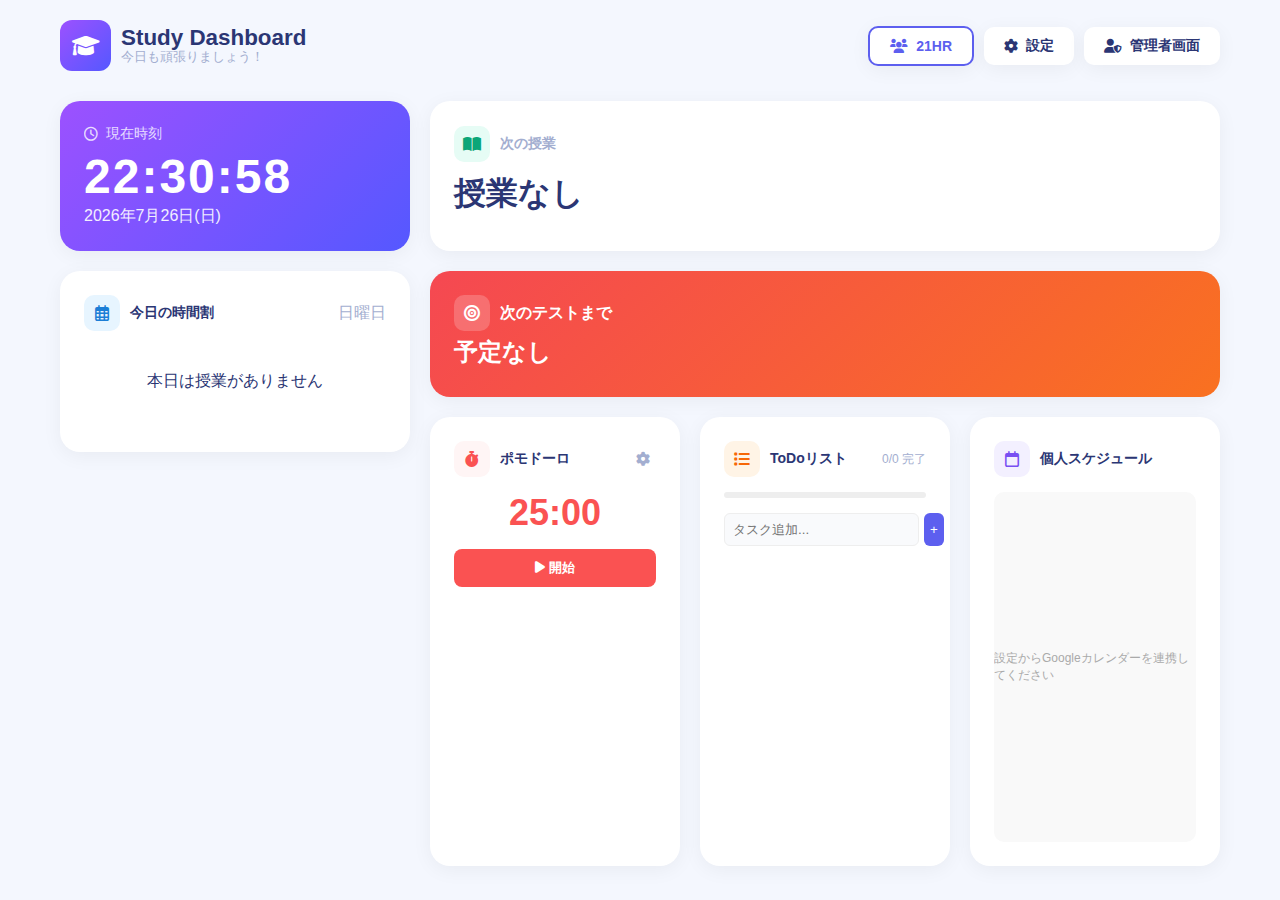
<file: index.html>
<!DOCTYPE html>
<html lang="ja">
<head>
    <meta charset="UTF-8">
    <meta name="viewport" content="width=device-width, initial-scale=1.0">
    <title>Study Dashboard</title>
    <link rel="stylesheet" href="style.css">
    <link rel="stylesheet" href="https://cdnjs.cloudflare.com/ajax/libs/font-awesome/6.0.0/css/all.min.css">
</head>
<body>
    <div class="container">
<header class="header">
    <div class="logo-area">
        <div class="logo-icon"><i class="fas fa-graduation-cap"></i></div>
        <div>
            <h2 style="margin:0; font-size:1.4em;">Study Dashboard</h2>
            <small id="greeting-message" style="color:var(--text-sub); display:block; margin-top:-3px;">今日も頑張りましょう！</small>
        </div>
    </div>
    <div class="nav-group">
        <div class="nav-btn class-display" id="userClassDisplay">
            <i class="fas fa-users"></i> <span>読込中...</span>
        </div>
        <a href="settings.html" class="nav-btn"><i class="fas fa-cog"></i> 設定</a>
        <a href="admin.html" class="nav-btn"><i class="fas fa-user-shield"></i> 管理者画面</a>
    </div>
</header>

        <div class="dashboard-grid">
            <div class="card clock-card">
                <div class="clock-header"><i class="far fa-clock"></i> 現在時刻</div>
                <div class="time-display" id="clockTime">--:--:--</div>
                <div class="date-display" id="clockDate">----/--/--</div>
            </div>

            <div class="card next-class-card">
                <div class="badge">
                    <div class="icon-box theme-green"><i class="fas fa-book-open"></i></div>
                    次の授業
                </div>
                <div class="subject-large" id="nextClassSubject">読み込み中...</div>
                <div style="color:var(--text-sub); font-size:14px;" id="nextClassTime">--:--</div>
            </div>

            <div class="card schedule-card">
                <div class="card-header-flex">
                    <div class="card-title">
                        <div class="icon-box theme-blue"><i class="far fa-calendar-alt"></i></div>
                        今日の時間割
                    </div>
                    <span id="scheduleDay" style="color:var(--text-sub)">-曜日</span>
                </div>
                <ul class="schedule-list" id="scheduleList"></ul>
            </div>

            <div class="card test-card">
                <div class="test-info">
                    <div style="display:flex; align-items:center; margin-bottom:5px;">
                        <div class="icon-box" style="background:rgba(255,255,255,0.2); color:white;"><i class="fas fa-bullseye"></i></div>
                        <span style="font-weight:bold;">次のテストまで</span>
                    </div>
                    <h2 style="margin:5px 0;" id="testName">予定なし</h2>
                </div>
                <div class="countdown-timer" id="testTimer"></div>
            </div>

            <div class="tools-area">
                <div class="card">
                    <div class="card-header-flex">
                        <div class="card-title">
                            <div class="icon-box theme-red"><i class="fas fa-stopwatch"></i></div>
                            ポモドーロ
                        </div>
                        <button class="icon-btn" onclick="openPomoModal()"><i class="fas fa-cog"></i></button>
                    </div>
                    <div class="timer-display" id="pomoTimer">25:00</div>
                    <button class="pomo-btn" id="pomoBtn"><i class="fas fa-play"></i> 開始</button>
                </div>

                <div class="card">
                    <div class="card-header-flex">
                        <div class="card-title">
                            <div class="icon-box theme-orange"><i class="fas fa-list"></i></div>
                            ToDoリスト
                        </div>
                        <span id="todoCount" style="font-size:12px; color:var(--text-sub);">0/0</span>
                    </div>
                    <div class="todo-progress-container">
                        <div class="todo-progress-bar" id="todoProgressBar"></div>
                    </div>
                    <div class="todo-input-group">
                        <input type="text" class="todo-input" id="newTodo" placeholder="タスク追加...">
                        <button class="add-btn" id="addTodoBtn">+</button>
                    </div>
                    <ul class="todo-list" id="todoList"></ul>
                </div>

                <div class="card">
                    <div class="card-header-flex">
                        <div class="card-title">
                            <div class="icon-box theme-purple"><i class="far fa-calendar"></i></div>
                            個人スケジュール
                        </div>
                    </div>
                    <div id="calendarArea">
                        <p style="font-size:12px; color:#aaa;">設定からGoogleカレンダーを連携してください</p>
                    </div>
                </div>
            </div>
        </div>
    </div>

    <div id="pomoModal" class="modal">
        <div class="modal-content">
            <h3>タイマー設定</h3>
            <p style="font-size:14px; color:#666;">集中する時間を設定してください（分）</p>
            <input type="number" id="pomoDurationInput" class="form-control" value="25" min="1" max="60">
            <div style="display:flex; gap:10px; margin-top:15px;">
                <button class="btn-primary" onclick="savePomoSetting()">保存</button>
                <button class="btn-primary" onclick="closePomoModal()" style="background:#ccc;">キャンセル</button>
            </div>
        </div>
    </div>

    <script src="script.js"></script>
    <script>
        document.addEventListener('DOMContentLoaded', () => {
            initClock();
            loadGlobalData().then(() => {
                renderHome();
            });
            initPomodoro();
            initTodo();
            renderCalendar();
        });
    </script>
</body>
</html>
</file>
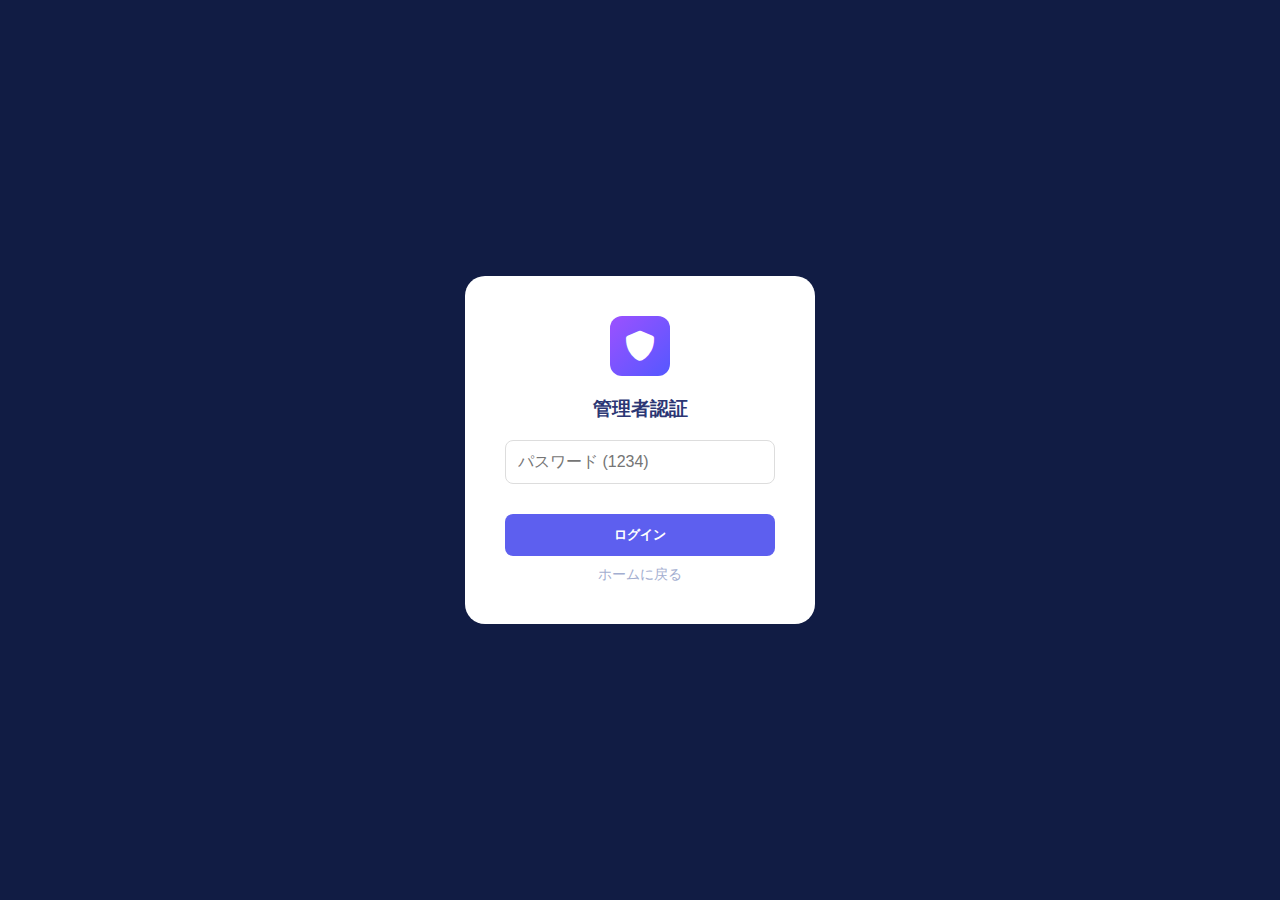
<file: admin.html>
<!DOCTYPE html>
<html lang="ja">
<head>
    <meta charset="UTF-8">
    <meta name="viewport" content="width=device-width, initial-scale=1.0">
    <title>管理者設定</title>
    <link rel="icon" href="favicon.png?v=2">
    <link rel="apple-touch-icon" href="favicon.png?v=2">
    <link rel="stylesheet" href="style.css">
    <link rel="stylesheet" href="https://cdnjs.cloudflare.com/ajax/libs/font-awesome/6.0.0/css/all.min.css">
</head>
<body>
    <div id="loginOverlay" class="admin-login-wrapper">
        <div class="login-box">
            <div class="logo-icon" style="margin:0 auto 20px auto; width:60px; height:60px; font-size:30px;">
                <i class="fas fa-shield-alt"></i>
            </div>
            <h3>管理者認証</h3>
            <div class="form-group" style="text-align:left; margin-bottom:20px;">
                <input type="password" id="adminPass" class="form-control" placeholder="パスワード (1234)">
            </div>
            <button class="btn-primary" onclick="checkLogin()">ログイン</button>
            <a href="index.html" class="btn-secondary">ホームに戻る</a>
        </div>
    </div>

    <div id="adminPanel" class="container" style="display:none;">
        <header class="header">
            <a href="index.html" class="nav-btn"><i class="fas fa-arrow-left"></i> 生徒画面へ戻る</a>
            <h2>管理者設定</h2>
            <button class="nav-btn" onclick="location.reload()">ログアウト</button>
        </header>

        <div class="card" style="margin-bottom:20px; border:2px solid var(--primary);">
            <div style="display:flex; justify-content:space-between; cursor:pointer;" onclick="document.getElementById('ghSettings').style.display = document.getElementById('ghSettings').style.display==='none'?'block':'none'">
                <strong><i class="fab fa-github"></i> データ保存用設定 (GitHub Token)</strong>
                <i class="fas fa-chevron-down"></i>
            </div>
            <div id="ghSettings" style="display:none; margin-top:15px;">
                <p style="font-size:12px; color:var(--text-sub)">一度保存すると次回から自動入力されます。</p>
                <div class="row"><input type="password" id="ghToken" class="form-control" placeholder="GitHub Token (repo scope)"></div>
                <div class="row">
                    <input type="text" id="ghUser" class="form-control" placeholder="Username">
                    <input type="text" id="ghRepo" class="form-control" placeholder="Repository Name">
                </div>
            </div>
        </div>

        <div class="tab-nav">
            <button class="tab-btn active" onclick="switchTab('time')">① 時限設定</button>
            <button class="tab-btn" onclick="switchTab('schedule')">② 時間割</button>
            <button class="tab-btn" onclick="switchTab('test')">③ テスト設定</button>
        </div>

        <div id="tab-time" class="tab-content active">
            <div class="card">
                <h3>時限設定</h3>
                <div id="timeSettingsContainer"></div>
            </div>
        </div>

        <div id="tab-schedule" class="tab-content">
            <div class="card">
                <div class="row">
                    <select id="adminClassSelect" class="form-control" onchange="renderAdminSchedule()">
                        <option value="21HR">21HR</option>
                        <option value="22HR">22HR</option>
                        <option value="23HR">23HR</option>
                        <option value="24HR">24HR</option>
                        <option value="25HR">25HR</option>
                        <option value="26HR">26HR</option>
                        <option value="27HR">27HR</option>
                        <option value="28HR">28HR</option>
                    </select>
                    <select id="adminDaySelect" class="form-control" onchange="renderAdminSchedule()">
                        <option value="Mon">月曜日</option>
                        <option value="Tue">火曜日</option>
                        <option value="Wed">水曜日</option>
                        <option value="Thu">木曜日</option>
                        <option value="Fri">金曜日</option>
                    </select>
                </div>
                <div id="scheduleInputs"></div>
            </div>
        </div>

        <div id="tab-test" class="tab-content">
            <div class="card">
                <h3>テスト追加</h3>
                <div class="row">
                    <input type="text" id="newTestName" class="form-control" placeholder="テスト名">
                    <input type="date" id="newTestDate" class="form-control">
                </div>
                <button class="btn-primary" onclick="addTest()">追加</button>
                <hr>
                <div id="testList"></div>
            </div>
        </div>

        <button class="btn-primary" style="margin-top:20px; background:#2B3674;" onclick="saveToGitHub()"><i class="fas fa-save"></i> GitHubに保存して公開</button>
    </div>

    <script src="script.js"></script>
    <script>
        let globalData = null;
        document.addEventListener('DOMContentLoaded', async () => {
            // 4. GitHub設定の自動読み込み
            if(localStorage.getItem('gh_token')) document.getElementById('ghToken').value = localStorage.getItem('gh_token');
            if(localStorage.getItem('gh_user')) document.getElementById('ghUser').value = localStorage.getItem('gh_user');
            if(localStorage.getItem('gh_repo')) document.getElementById('ghRepo').value = localStorage.getItem('gh_repo');

            globalData = await loadGlobalData();
            // データ構造の補完
            const classes = ['21HR','22HR','23HR','24HR','25HR','26HR','27HR','28HR'];
            const days = ['Mon','Tue','Wed','Thu','Fri'];
            if(!globalData.schedules) globalData.schedules = {};
            classes.forEach(c => {
                if(!globalData.schedules[c]) globalData.schedules[c] = {};
                days.forEach(d => {
                    if(!globalData.schedules[c][d]) globalData.schedules[c][d] = Array(7).fill("");
                });
            });
            renderTimeSettings(); renderAdminSchedule(); renderTestList();
        });

        function checkLogin() {
            if(document.getElementById('adminPass').value === '1234') {
                document.getElementById('loginOverlay').style.display = 'none';
                document.getElementById('adminPanel').style.display = 'block';
            } else alert('パスワードエラー');
        }
        function switchTab(id) {
            document.querySelectorAll('.tab-content').forEach(e=>e.classList.remove('active'));
            document.querySelectorAll('.tab-btn').forEach(e=>e.classList.remove('active'));
            document.getElementById('tab-'+id).classList.add('active');
            event.target.classList.add('active');
        }
        function renderTimeSettings() {
            document.getElementById('timeSettingsContainer').innerHTML = globalData.timeSettings.map((t,i) => `
                <div class="row"><span style="width:30px">${t.period}</span><input type="time" value="${t.start}" onchange="globalData.timeSettings[${i}].start=this.value" class="form-control"> 〜 <input type="time" value="${t.end}" onchange="globalData.timeSettings[${i}].end=this.value" class="form-control"></div>
            `).join('');
        }
        function renderAdminSchedule() {
            const c = document.getElementById('adminClassSelect').value;
            const d = document.getElementById('adminDaySelect').value;
            if(!globalData.schedules[c]) globalData.schedules[c] = {};
            if(!globalData.schedules[c][d]) globalData.schedules[c][d] = Array(7).fill("");
            const s = globalData.schedules[c][d];
            document.getElementById('scheduleInputs').innerHTML = s.map((sub,i) => `
                <div class="row"><span>${i+1}限</span><input type="text" value="${sub}" class="form-control" onchange="globalData.schedules['${c}']['${d}'][${i}]=this.value"></div>
            `).join('');
        }
        function renderTestList() {
            document.getElementById('testList').innerHTML = globalData.tests.map((t,i) => `
                <div class="row" style="padding:10px; background:#f9f9f9;">${t.name} (${t.date}) <button onclick="globalData.tests.splice(${i},1);renderTestList()" style="margin-left:auto;color:red;border:none;">削除</button></div>
            `).join('');
        }
        function addTest() {
            const n = document.getElementById('newTestName').value;
            const d = document.getElementById('newTestDate').value;
            if(n&&d) { globalData.tests.push({name:n, date:d}); renderTestList(); }
        }
        async function saveToGitHub() {
            const t = document.getElementById('ghToken').value;
            const u = document.getElementById('ghUser').value;
            const r = document.getElementById('ghRepo').value;
            if(!t||!u||!r) return alert('GitHub設定を入力してください');
            
            // 4. GitHub設定を保存（成功前に保存）
            localStorage.setItem('gh_token', t);
            localStorage.setItem('gh_user', u);
            localStorage.setItem('gh_repo', r);

            try {
                const get = await fetch(`https://api.github.com/repos/${u}/${r}/contents/data.json`, {headers:{'Authorization':`token ${t}`}});
                const sha = (await get.json()).sha;
                const content = btoa(unescape(encodeURIComponent(JSON.stringify(globalData,null,2))));
                const res = await fetch(`https://api.github.com/repos/${u}/${r}/contents/data.json`, {
                    method:'PUT', headers:{'Authorization':`token ${t}`,'Content-Type':'application/json'},
                    body: JSON.stringify({message:"Update", content, sha})
                });
                if(res.ok) alert('保存完了'); else alert('エラー: '+ (await res.json()).message);
            } catch(e) { alert('通信エラー'); }
        }
    </script>
</body>
</html>
</file>
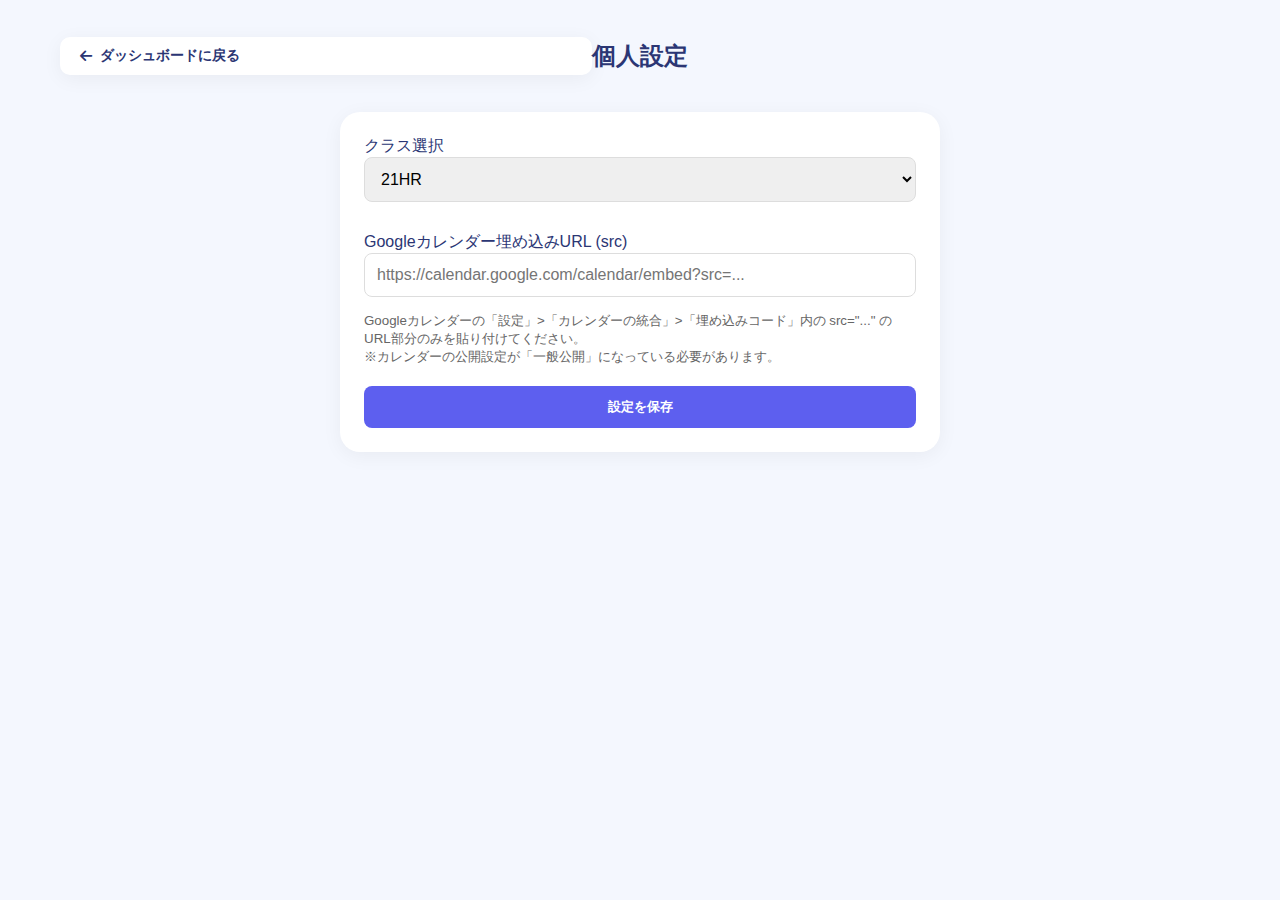
<file: settings.html>
<!DOCTYPE html>
<html lang="ja">
<head>
    <meta charset="UTF-8">
    <meta name="viewport" content="width=device-width, initial-scale=1.0">
    <title>Personal Settings</title>
    <link rel="icon" href="favicon.png?v=2">
    <link rel="apple-touch-icon" href="favicon.png?v=2">
    <link rel="stylesheet" href="style.css">
    <link rel="stylesheet" href="https://cdnjs.cloudflare.com/ajax/libs/font-awesome/6.0.0/css/all.min.css">
</head>
<body>
    <div class="container">
        <header class="header" style="display: grid; grid-template-columns: 1fr auto 1fr; align-items: center; width: 100%; margin-bottom: 20px;">
            <a href="index.html" class="nav-btn"><i class="fas fa-arrow-left"></i> ダッシュボードに戻る</a>
            <h2>個人設定</h2>
        </header>
        <div class="card" style="max-width: 600px; margin: 0 auto;">
            <div class="form-group" style="margin-bottom:20px;">
                <label>クラス選択</label>
                <select id="classSelect" class="form-control">
                    <option value="21HR">21HR</option><option value="22HR">22HR</option>
                    <option value="23HR">23HR</option><option value="24HR">24HR</option>
                    <option value="25HR">25HR</option><option value="26HR">26HR</option>
                    <option value="27HR">27HR</option><option value="28HR">28HR</option>
                </select>
            </div>
            
            <div class="form-group" style="margin-bottom:20px;">
                <label>Googleカレンダー埋め込みURL (src)</label>
                <input type="text" id="calUrl" class="form-control" placeholder="https://calendar.google.com/calendar/embed?src=...">
                <small style="color:#666; display:block; margin-top:5px;">
                    Googleカレンダーの「設定」>「カレンダーの統合」>「埋め込みコード」内の <code>src="..."</code> のURL部分のみを貼り付けてください。<br>
                    ※カレンダーの公開設定が「一般公開」になっている必要があります。
                </small>
            </div>

            <button class="btn-primary" onclick="save()">設定を保存</button>
        </div>
    </div>
    <script>
        document.addEventListener('DOMContentLoaded', () => {
            document.getElementById('classSelect').value = localStorage.getItem('userClass') || '21HR';
            document.getElementById('calUrl').value = localStorage.getItem('calEmbedUrl') || '';
        });
        function save() {
            localStorage.setItem('userClass', document.getElementById('classSelect').value);
            localStorage.setItem('calEmbedUrl', document.getElementById('calUrl').value);
            alert('保存しました');
            window.location.href = 'index.html';
        }
    </script>
</body>
</html>
</file>
<file: style.css>
:root {
  --primary-grad: linear-gradient(135deg, #9C51FF 0%, #5558FF 100%);
  --primary: #5D5FEF;
  --bg: #F4F7FE;
  --white: #FFFFFF;
  --text-main: #2B3674;
  --text-sub: #A3AED0;
  --danger-grad: linear-gradient(135deg, #F54852 0%, #F97120 100%);
  --shadow: 0px 4px 20px rgba(0, 0, 0, 0.05);
  --radius: 20px;
}

* { box-sizing: border-box; font-family: 'Noto Sans JP', sans-serif; }
body { margin: 0; background-color: var(--bg); color: var(--text-main); }

/* Layouts */
.container { max-width: 1200px; margin: 0 auto; padding: 20px; }
.header { display: flex; justify-content: space-between; align-items: center; margin-bottom: 30px; }
.logo-area { display: flex; align-items: center; gap: 10px; }

/* ロゴ */
.logo-icon { 
    width: 51px; height: 51px; 
    background: var(--primary-grad); 
    border-radius: 12px; 
    display: flex; align-items: center; justify-content: center; 
    color: white; font-size: 22px; flex-shrink: 0;
}

/* ナビゲーションボタン */
.nav-group { display: flex; gap: 10px; align-items: center; }
.nav-btn { 
    text-decoration: none; color: var(--text-main); background: var(--white); 
    padding: 10px 20px; border-radius: 10px; box-shadow: var(--shadow); 
    font-weight: bold; font-size: 14px; transition: 0.2s; border: none; cursor: pointer;
    display: flex; align-items: center; gap: 8px; white-space: nowrap;
}
.nav-btn:hover { color: var(--primary); transform: translateY(-2px); }
/* クラス表示用（右端） */
.class-display {
    background: white; color: var(--primary); 
    border: 2px solid var(--primary); cursor: default;
}

/* Dashboard Grid */
.dashboard-grid {
  display: grid;
  grid-template-columns: 350px 1fr;
  grid-template-rows: auto auto auto;
  gap: 20px;
}

/* Cards */
.card { background: var(--white); border-radius: var(--radius); padding: 24px; box-shadow: var(--shadow); position: relative; overflow: hidden; }

/* アイコンハイライト */
.icon-box {
    width: 36px; height: 36px; border-radius: 10px;
    display: flex; align-items: center; justify-content: center;
    font-size: 16px; margin-right: 10px; flex-shrink: 0;
}
.theme-green { background: #E6FCF5; color: #0CA678; }
.theme-blue { background: #E7F5FF; color: #1C7ED6; }
.theme-orange { background: #FFF4E6; color: #F76707; }
.theme-red { background: #FFF5F5; color: #FA5252; }
.theme-purple { background: #F3F0FF; color: #7950F2; }

/* Clock Card */
.clock-card { 
    background: var(--primary-grad); 
    color: white; 
    grid-column: 1 / 2; grid-row: 1 / 2; 
}
.clock-header { display: flex; align-items: center; gap: 8px; opacity: 0.8; font-size: 14px; margin-bottom: 10px; }
.time-display { font-size: 48px; font-weight: bold; letter-spacing: 2px; line-height: 1; margin-bottom: 5px; }
.date-display { opacity: 0.9; font-weight: 500; }

/* Next Class */
.next-class-card { grid-column: 2 / 3; grid-row: 1 / 2; display: flex; flex-direction: column; justify-content: center; }
.subject-large { font-size: 32px; font-weight: bold; margin: 10px 0; }
.badge { display:flex; align-items:center; font-size: 14px; font-weight: bold; color:var(--text-sub); }

/* Schedule */
.schedule-card { grid-column: 1 / 2; grid-row: 2 / 4; height: fit-content;}
.schedule-list { list-style: none; padding: 0; margin-top: 20px; }
.schedule-item { display: flex; align-items: center; padding: 12px 0; border-bottom: 1px solid #f0f0f0; }
.period-num { background: #F4F7FE; color: var(--text-sub); width: 30px; height: 30px; display: flex; align-items: center; justify-content: center; border-radius: 8px; font-weight: bold; margin-right: 15px; flex-shrink: 0;}
.subject-name { font-weight: 600; flex-grow: 1; }
.schedule-time { font-size: 12px; color: var(--text-sub); white-space: nowrap; }

/* Current Class Highlight */
.current-class { 
    background: var(--primary); 
    color: white; 
    border-radius: 12px; 
    padding: 12px; 
    margin: 5px 0;
    box-shadow: 0 4px 10px rgba(93, 95, 239, 0.3);
    border: none;
}
.current-class .period-num { background: rgba(255,255,255,0.2); color: white; }
.current-class .schedule-time { color: rgba(255,255,255,0.8); }
.current-badge {
    background: white; color: var(--primary); padding: 2px 8px; border-radius: 10px;
    font-size: 10px; font-weight: bold; margin-left: 10px;
}

/* Test Countdown */
.test-card { grid-column: 2 / 3; grid-row: 2 / 3; background: var(--danger-grad); color: white; display: flex; align-items: center; justify-content: space-between; }
.test-info h3 { margin: 0 0 5px 0; font-size: 14px; opacity: 0.9; }
.countdown-timer { font-size: 24px; font-weight: bold; }

/* Tools Area */
.tools-area { grid-column: 2 / 3; grid-row: 3 / 4; display: grid; grid-template-columns: 1fr 1fr 1fr; gap: 20px; }

/* Headers */
.card-header-flex { display: flex; justify-content: space-between; align-items: center; margin-bottom: 15px; }
.card-title { font-weight: bold; font-size: 14px; display: flex; align-items: center; color: var(--text-main); }
.icon-btn { background: none; border: none; color: var(--text-sub); cursor: pointer; transition: 0.2s; font-size: 14px; }
.icon-btn:hover { color: var(--primary); }

/* Pomodoro */
.timer-display { font-size: 36px; color: #FA5252; font-weight: bold; text-align: center; margin: 15px 0; }
.pomo-btn { width: 100%; background: #FA5252; color: white; border: none; padding: 10px; border-radius: 8px; cursor: pointer; font-weight: bold; transition: 0.2s; }
.pomo-btn:hover { opacity: 0.9; }

/* ToDo */
.todo-progress-container { width: 100%; height: 6px; background: #eee; border-radius: 3px; margin-bottom: 15px; overflow: hidden; }
.todo-progress-bar { height: 100%; background: #F76707; width: 0%; transition: width 0.3s; }
.todo-input-group { display: flex; gap: 5px; margin-bottom: 10px; }
.todo-input { flex: 1; border: 1px solid #eee; padding: 8px; border-radius: 6px; background: #F9FAFC; }
.add-btn { background: var(--primary); color: white; border: none; width: 32px; border-radius: 6px; cursor: pointer; }
.todo-list { list-style: none; padding: 0; max-height: 150px; overflow-y: auto; }
.todo-item { display: flex; align-items: center; gap: 8px; padding: 5px 0; font-size: 13px; }
.todo-item.done span { text-decoration: line-through; color: var(--text-sub); }

/* Calendar Wrapper */
#calendarArea {
    /* デフォルトの高さ */
    height: 350px; 
    border-radius: 10px; 
    background: #f9f9f9; 
    display: flex; 
    align-items: center; 
    justify-content: center; 
    overflow: hidden;
}

/* Modal */
.modal { display: none; position: fixed; top:0; left:0; width:100%; height:100%; background:rgba(0,0,0,0.5); z-index:999; justify-content:center; align-items:center; }
.modal.active { display: flex; }
.modal-content { background: white; padding: 25px; border-radius: 15px; width: 300px; text-align: center; box-shadow: 0 10px 30px rgba(0,0,0,0.2); }

/* Admin Specific */
.admin-login-wrapper { height: 100vh; display: flex; align-items: center; justify-content: center; background: #111C44; }
.login-box { background: white; padding: 40px; border-radius: 20px; width: 350px; text-align: center; }
.form-control { width: 100%; padding: 12px; border: 1px solid #ddd; border-radius: 8px; font-size: 16px; margin-bottom: 10px;}
.btn-primary { background: var(--primary); color: white; border: none; padding: 12px; width: 100%; border-radius: 8px; cursor: pointer; font-weight: bold; transition:0.2s; }
.btn-primary:hover { opacity:0.9; }
.btn-secondary { display:inline-block; margin-top:10px; color: var(--text-sub); text-decoration:none; font-size:14px; cursor:pointer;}
.tab-nav { display: flex; gap: 20px; margin-bottom: 20px; border-bottom: 1px solid #ddd; padding-bottom: 10px; overflow-x:auto;}
.tab-btn { background: none; border: none; padding: 10px 20px; cursor: pointer; font-weight: bold; color: var(--text-sub); white-space:nowrap;}
.tab-btn.active { color: var(--primary); border-bottom: 3px solid var(--primary); }
.tab-content { display: none; }
.tab-content.active { display: block; }
.row { display: flex; gap: 10px; margin-bottom: 10px; align-items: center; }

/* -----------------------------------
   Mobile Responsive Optimizations 
   -----------------------------------
*/
@media (max-width: 850px) {
    /* グリッドを1列に */
    .dashboard-grid { 
        grid-template-columns: 1fr; 
        display: flex; 
        flex-direction: column; 
    }
    
    /* ツールエリア（ポモドーロ、ToDo、カレンダー）も1列に */
    .tools-area { 
        grid-template-columns: 1fr; 
    }

    /* ヘッダーのレイアウト変更 */
    .header {
        flex-direction: column; /* 縦並び */
        align-items: stretch;   /* 横幅いっぱいに広げる */
        gap: 15px;
    }
    
    .logo-area {
        justify-content: center; /* 中央寄せ */
    }

    .nav-group {
        display: grid; /* グリッド表示 */
        grid-template-columns: 1fr 1fr 1fr; /* 3等分 */
        gap: 8px;
        width: 100%;
    }

    .nav-btn {
        justify-content: center;
        flex-direction: column; /* アイコンとテキストを縦並び */
        padding: 8px 4px;
        font-size: 11px; /* 文字サイズ縮小 */
        gap: 4px;
        text-align: center;
    }
    
    /* カレンダーの高さをスマホで見やすいサイズに固定 */
    #calendarArea {
        height: 350px;
    }
}
</file>
